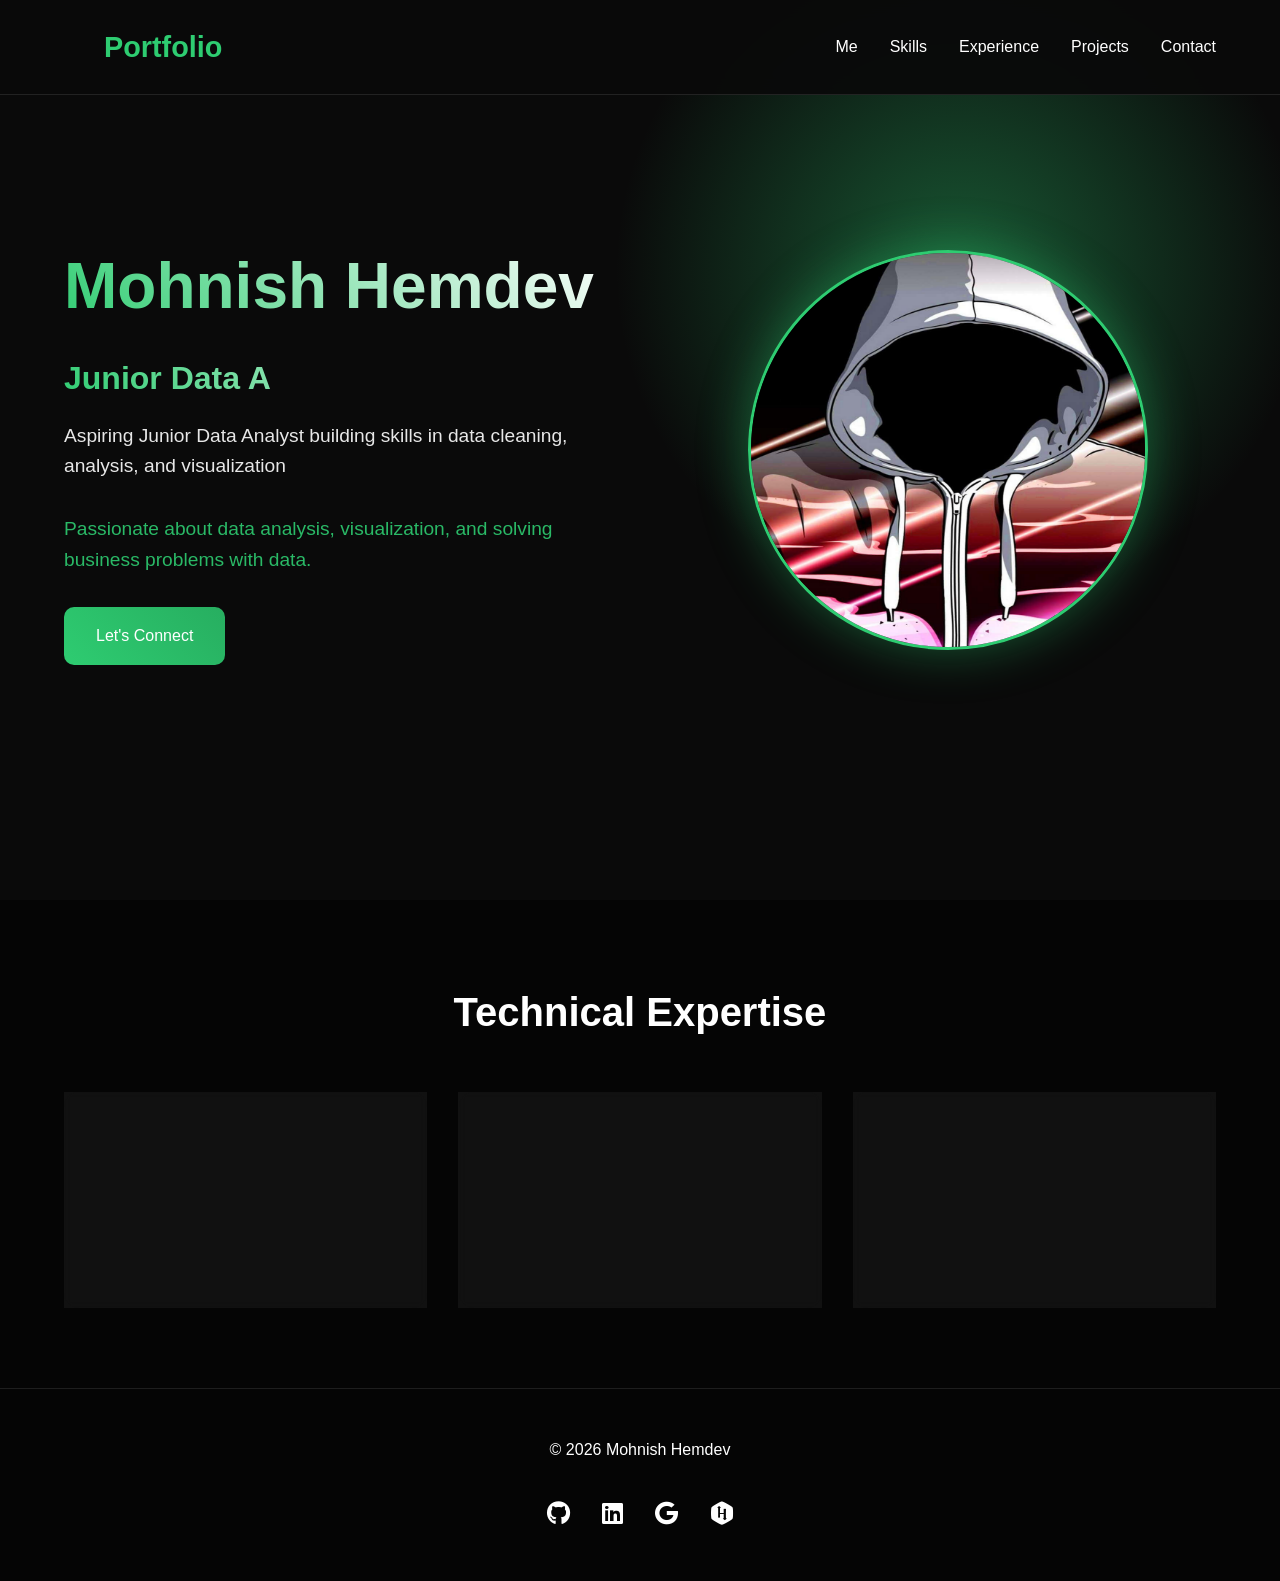
<file: index.html>
<!DOCTYPE html>
<html lang="en">

<head>
    <meta charset="UTF-8">
    <meta name="viewport" content="width=device-width, initial-scale=1.0">
    <title>Mohnish Portafolio</title>

    <!-- Font Awesome -->
    <link rel="stylesheet"
        href="https://cdnjs.cloudflare.com/ajax/libs/font-awesome/6.7.2/css/all.min.css"
        crossorigin="anonymous"
        referrerpolicy="no-referrer" />

    <!-- CSS -->
    <link rel="stylesheet" href="styles.css">
</head>

<body>

    <!-- Navigation -->
    <nav class="navbar">
        <a href="#home" class="logo">Portfolio</a>

        <ul class="nav-links">
            <li><a href="#home">Me</a></li>
            <li><a href="#skills">Skills</a></li>
            <li><a href="experience.html">Experience</a></li>
            <li><a
                href="https://github.com/MohnishSW"
                target="_blank"
                rel="noopener noreferrer"
                >Projects
            </a></li>

            
            <li><a
                href="https://www.linkedin.com/in/mohnish-hemdev-469506328/"
                target="_blank"
                rel="noopener noreferrer"
                >Contact
            </a></li>
            
        </ul>
    </nav>

    <!-- Hero -->
    <section id="home" class="hero">
        <div class="hero-content">
            <h1>Mohnish Hemdev</h1>

            <h2>Junior Data Analyst</h2>

            <p>Aspiring Junior Data Analyst building skills in data cleaning, analysis, and visualization</p>

            <p class="highlight">
                Passionate about data analysis, visualization, and solving business problems with data.
            </p>

            <a href="https://www.linkedin.com/in/mohnish-hemdev-469506328/" target="_blank" rel="noopener noreferrer" class="cta-button">Let's Connect</a>
        </div>

        <div class="hero-image">
            <img src="profile-img.jpg" alt="Profile" class="profile-img">
        </div>
    </section>

    <!-- Skills -->
    <section id="skills" class="skills">
        <h2>Technical Expertise</h2>

        <div class="skills-grid">

            <div class="skill-card">
                <i class="fas fa-chart-line"></i>
                <h3>Data Analysis</h3>
                <p>Python, SQL, Excel</p>
            </div>

            <div class="skill-card">
                <i class="fas fa-chart-bar"></i>
                <h3>Data Visualization</h3>
                <p>Power Bi, Excel, Dashboards, Reporting</p>
            </div>

            <div class="skill-card">
                <i class="fas fa-database"></i>
                <h3>Data Handling</h3>
                <p>SQL Queries, Data Cleaning, Data Transformation</p>
            </div>

        </div>
    </section>

    <!-- Footer -->
    <footer>
        <p>© 2026 Mohnish Hemdev</p>

        <div class="social-links">
            <a href="https://github.com/MohnishSW"><i class="fab fa-github"></i></a>
            <a href="https://www.linkedin.com/in/mohnish-hemdev-469506328/"><i class="fab fa-linkedin"></i></a>
            <a href="https://drive.google.com/drive/folders/1Fkddpi0dW3HGBWgTdDFiCLzQg1VJCSIm?usp=drive_link"><i class="fab fa-google"></i></a>
            <a href="https://www.hackerrank.com/profile/mohnish_hemdev2"><i class="fab fa-hackerrank"></i></a>
        </div>
    </footer>

    <script src="script.js"></script>

</body>

</html>
</file>
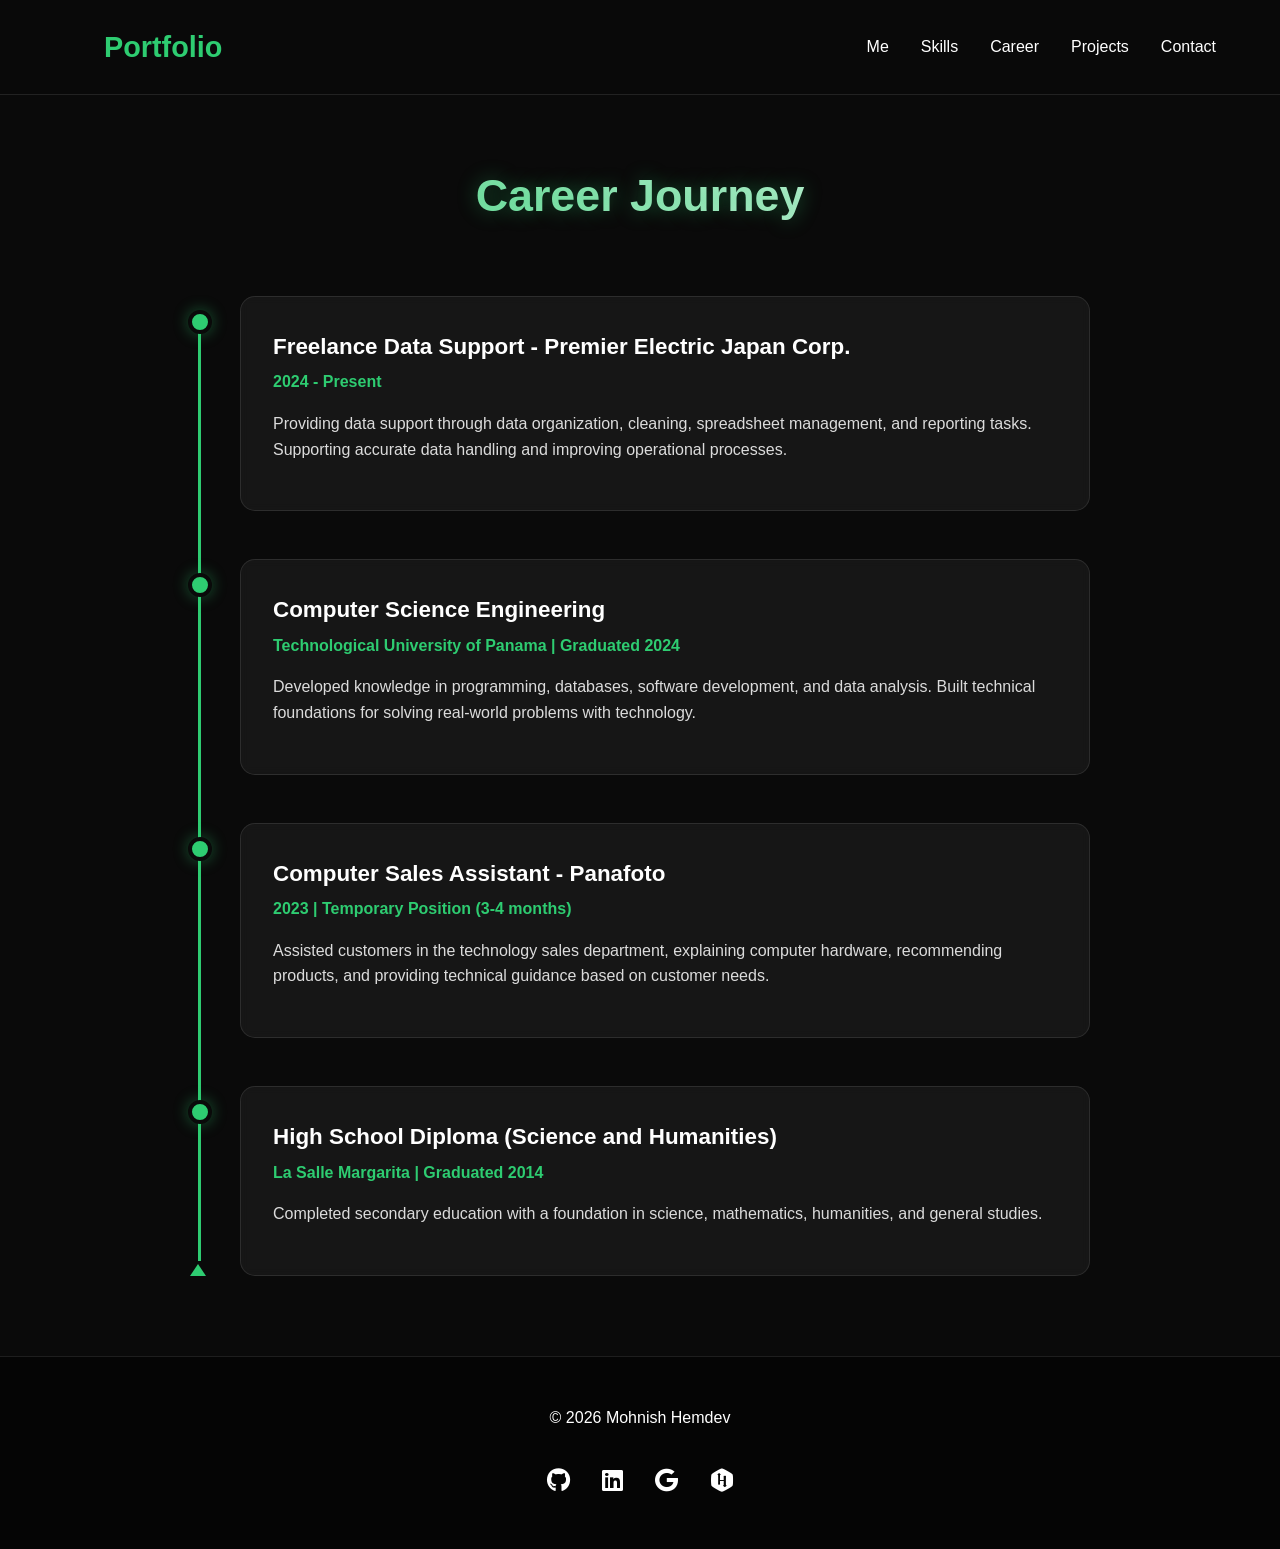
<file: experience.html>
<!DOCTYPE html>
<html lang="en">

<head>
    <meta charset="UTF-8">
    <meta name="viewport" content="width=device-width, initial-scale=1.0">

    <title>Career Journey | Mohnish Hemdev</title>

    <!-- Font Awesome -->
    <link rel="stylesheet"
        href="https://cdnjs.cloudflare.com/ajax/libs/font-awesome/6.7.2/css/all.min.css"
        crossorigin="anonymous"
        referrerpolicy="no-referrer" />

    <!-- CSS -->
    <link rel="stylesheet" href="styles.css">

</head>


<body>


    <!-- Navigation -->
    <nav class="navbar">

        <a href="index.html" class="logo">Portfolio</a>


        <ul class="nav-links">

            <li>
                <a href="index.html#home">Me</a>
            </li>


            <li>
                <a href="index.html#skills">Skills</a>
            </li>


            <li>
                <a href="experience.html">Career</a>
            </li>


            <li>
                <a href="https://github.com/MohnishSW"
                target="_blank"
                rel="noopener noreferrer">
                Projects
                </a>
            </li>


            <li>
                <a href="https://www.linkedin.com/in/mohnish-hemdev-469506328/"
                target="_blank"
                rel="noopener noreferrer">
                Contact
                </a>
            </li>


        </ul>

    </nav>



    <!-- Career Journey -->

    <section class="experience">


        <h2>Career Journey</h2>



        <div class="timeline">



            <!-- Freelance -->

            <div class="timeline-item">


                <div class="circle"></div>


                <div class="content">


                    <h3>
                        Freelance Data Support - Premier Electric Japan Corp.
                    </h3>


                    <span>
                        2024 - Present
                    </span>


                    <p>
                        Providing data support through data organization,
                        cleaning, spreadsheet management, and reporting tasks.
                        Supporting accurate data handling and improving
                        operational processes.
                    </p>


                </div>


            </div>




            <!-- University -->

            <div class="timeline-item">


                <div class="circle"></div>


                <div class="content">


                    <h3>
                        Computer Science Engineering
                    </h3>


                    <span>
                        Technological University of Panama | Graduated 2024
                    </span>


                    <p>
                        Developed knowledge in programming, databases,
                        software development, and data analysis.
                        Built technical foundations for solving
                        real-world problems with technology.
                    </p>


                </div>


            </div>




            <!-- Panafoto -->

            <div class="timeline-item">


                <div class="circle"></div>


                <div class="content">


                    <h3>
                        Computer Sales Assistant - Panafoto
                    </h3>


                    <span>
                        2023 | Temporary Position (3-4 months)
                    </span>


                    <p>
                        Assisted customers in the technology sales department,
                        explaining computer hardware, recommending products,
                        and providing technical guidance based on customer needs.
                    </p>


                </div>


            </div>




            <!-- School -->

            <div class="timeline-item">


                <div class="circle"></div>


                <div class="content">


                    <h3>
                        High School Diploma (Science and Humanities)
                    </h3>


                    <span>
                        La Salle Margarita | Graduated 2014
                    </span>


                    <p>
                        Completed secondary education with a foundation
                        in science, mathematics, humanities, and general studies.
                    </p>


                </div>


            </div>



        </div>


    </section>





    <!-- Footer -->

    <footer>


        <p>
            © 2026 Mohnish Hemdev
        </p>



        <div class="social-links">


            <a href="https://github.com/MohnishSW">
                <i class="fab fa-github"></i>
            </a>



            <a href="https://www.linkedin.com/in/mohnish-hemdev-469506328/">
                <i class="fab fa-linkedin"></i>
            </a>



            <a href="https://drive.google.com/drive/folders/1Fkddpi0dW3HGBWgTdDFiCLzQg1VJCSIm">
                <i class="fab fa-google"></i>
            </a>



            <a href="https://www.hackerrank.com/profile/mohnish_hemdev2">
                <i class="fab fa-hackerrank"></i>
            </a>



        </div>


    </footer>



</body>

</html>
</file>
<file: styles.css>
/* ===============================
   Reset
================================= */

*{
    margin:0;
    padding:0;
    box-sizing:border-box;
    font-family:'Segoe UI',sans-serif;
}

/* ===============================
   Variables
================================= */

:root{
    --dark-bg:#0a0a0a;
    --darker-bg:#050505;
    --accent:#2ecc71;
    --accent-glow:rgba(46,204,113,0.4);
    --text:#ffffff;
}

/* ===============================
   Body
================================= */

body{
    background-color:var(--dark-bg);
    color:var(--text);
    line-height:1.6;
    overflow-x:hidden;
}

/* ===============================
   Navigation
================================= */

.navbar{
    position:fixed;
    top:0;
    width:100%;
    padding:1.5rem 5%;
    display:flex;
    justify-content:space-between;
    align-items:center;
    background:rgba(10,10,10,.95);
    backdrop-filter:blur(10px);
    border-bottom:1px solid rgba(255,255,255,.1);
    z-index:1000;
    animation:navDrop .8s ease;
}

@keyframes navDrop{

    from{
        opacity:0;
        transform:translateY(-30px);
    }

    to{
        opacity:1;
        transform:translateY(0);
    }

}

.logo{
    font-size:1.8rem;
    font-weight:700;
    color:var(--accent);
    text-decoration:none;
    padding-left:2.5rem;
}

.nav-links{
    display:flex;
    gap:2rem;
    list-style:none;
}

.nav-links a{
    color:var(--text);
    text-decoration:none;
    font-weight:500;
    transition:.3s;
    position:relative;
}

.nav-links a::after{
    content:"";
    position:absolute;
    left:0;
    bottom:-5px;
    width:0;
    height:2px;
    background:var(--accent);
    transition:.3s;
}

.nav-links a:hover::after{
    width:100%;
}

/* ===============================
   Hero
================================= */

.hero{
    min-height:100vh;
    display:flex;
    align-items:center;
    padding:12% 5%;
    background:radial-gradient(circle at 75% 30%,var(--accent-glow) 0%,transparent 30%);
}

.hero-content{
    flex:1;
    padding-right:5rem;
    animation:slideLeft 1s ease forwards;
}

.hero-image{
    flex:1;
    display:flex;
    justify-content:center;
    animation:slideRight 1s ease forwards;
}

@keyframes slideLeft{

    from{
        opacity:0;
        transform:translateX(-60px);
    }

    to{
        opacity:1;
        transform:translateX(0);
    }

}


@keyframes slideRight{

    from{
        opacity:0;
        transform:translateX(60px);
    }

    to{
        opacity:1;
        transform:translateX(0);
    }

}



.profile-img{
    width:400px;
    height:400px;
    object-fit:cover;
    border-radius:50%;
    border:3px solid var(--accent);
    box-shadow:0 0 50px var(--accent-glow);
    animation:float 3s ease-in-out infinite;
}

@keyframes float{
    0%,100%{
        transform:translateY(0);
    }
    50%{
        transform:translateY(-20px);
    }
}

.hero h1{
    font-size:4rem;
    margin-bottom:1rem;
    background:linear-gradient(45deg,var(--accent),#fff);
    background-clip:text;
    -webkit-background-clip:text;
    -webkit-text-fill-color:transparent;
}

.hero h2{
    font-size:2rem;
    margin-bottom:1rem;
    background:linear-gradient(45deg,var(--accent),#fff);
    background-clip:text;
    -webkit-background-clip:text;
    -webkit-text-fill-color:transparent;
}

.hero p{
    font-size:1.2rem;
    max-width:600px;
    margin-bottom:2rem;
    opacity:.9;
}

.highlight{
    color:var(--accent);
}

.cta-button{
    display:inline-block;
    padding:1rem 2rem;
    border-radius:10px;
    background:linear-gradient(45deg,var(--accent),#27ae60);
    color:white;
    text-decoration:none;
    transition:.3s;
}

.cta-button:hover{
    transform:translateY(-3px);
    box-shadow:0 10px 25px var(--accent-glow);
}

/* ===============================
   Skills
================================= */

.skills{
    padding:5rem 5%;
    background:var(--darker-bg);
}

.skills h2{
    text-align:center;
    font-size:2.5rem;
}

.skills-grid{
    margin-top:3rem;
    display:grid;
    grid-template-columns:repeat(auto-fit,minmax(260px,1fr));
    gap:2rem;
}

.skill-card{
    padding:2rem;
    border-radius:15px;
    background:rgba(255,255,255,.05);
    border:1px solid rgba(255,255,255,.1);
    backdrop-filter:blur(5px);
    transition:.4s ease;
}

.skill-card:hover{
    transform:translateY(-10px);
    border-color:var(--accent);
    box-shadow:0 10px 30px var(--accent-glow);
}

.skill-card i{
    font-size:2.5rem;
    color:var(--accent);
    margin-bottom:1rem;
}

.skill-card h3{
    margin-bottom:.8rem;
}

.skill-card p{
    color:rgba(255,255,255,.8);
}
/* ===============================
   Experience
================================= */

.experience{
    padding:5rem 5%;
    background:var(--dark-bg);
}

.experience h2{
    text-align:center;
    font-size:2.5rem;
    margin-bottom:3rem;
}

.timeline{
    position:relative;
    max-width:900px;
    margin:0 auto;
    padding-left:50px;
}

.timeline::before{
    content:"";
    position:absolute;
    left:8px;
    top:15px;
    bottom:15px;
    width:3px;
    background:var(--accent);
}


.circle{
    position:absolute;
    left:-52px;
    top:14px;
    width:24px;
    height:24px;
    border-radius:50%;
    background:var(--accent);
    border:4px solid var(--dark-bg);
    box-shadow:0 0 15px var(--accent-glow);
    transition:.3s ease;
}

.circle:hover{

    background:red;
    box-shadow:0 0 30px red;
    transform:scale(1.3);

}

.timeline-item{
    position:relative;
    margin-bottom:3rem;
}

.timeline-item:hover .circle{
    background:red;
    box-shadow:0 0 25px red;
    transform:scale(1.3);
}

.timeline-item:last-child{
    margin-bottom:0;
}

.timeline::after{
    content:"";
    position:absolute;
    left:0;
    bottom:0;
    width:0;
    height:0;
    border-left:8px solid transparent;
    border-right:8px solid transparent;
    border-bottom:12px solid var(--accent);
}

.content{
    background:rgba(255,255,255,.05);
    border:1px solid rgba(255,255,255,.1);
    border-radius:15px;
    backdrop-filter:blur(5px);
    padding:2rem;
    transition:.4s ease;
}

.content:hover{
    transform:translateY(-8px);
    border-color:var(--accent);
    box-shadow:0 10px 30px var(--accent-glow);
}

.content h3{
    font-size:1.4rem;
    margin-bottom:.3rem;
}

.content span{
    display:block;
    color:var(--accent);
    font-weight:600;
    margin-bottom:1rem;
}

.content p{
    color:rgba(255,255,255,.85);
    margin-bottom:1rem;
}

.content ul{
    padding-left:1.3rem;
}

.content li{
    margin-bottom:.6rem;
    color:rgba(255,255,255,.85);
}

.content li::marker{
    color:var(--accent);
}

/* ===============================
   Footer
================================= */

footer{
    background:var(--darker-bg);
    padding:3rem 5%;
    text-align:center;
    border-top:1px solid rgba(255,255,255,.1);
}

.social-links{
    margin-top:2rem;
    display:flex;
    justify-content:center;
    gap:2rem;
}

.social-links a{
    color:var(--text);
    font-size:1.5rem;
    transition:.3s;
}

.social-links a:hover{
    color:var(--accent);
    transform:translateY(-5px);
}

/* ===============================
   Responsive
================================= */

@media (max-width:768px){

    .hero{
        flex-direction:column;
        text-align:center;
        padding-top:8rem;
    }

    .hero-content{
        padding-right:0;
        margin-bottom:3rem;
    }

    .profile-img{
        width:280px;
        height:280px;
    }

    .nav-links{
        display:flex;
        flex-wrap:wrap;
        justify-content:center;
        gap:1rem;
    }

    .navbar{
        flex-direction:column;
        padding:1rem 5%;
    }

    .logo{
        padding-left:0;
    }

    .logo{
        font-size:1.5rem;
        padding-left:2rem;
    }


    .timeline{
        padding-left:45px;
    }

    .timeline::before{
        left:8px;
    }

    .circle{
        left:-46px;
        top:14px;
        width:22px;
        height:22px;
    }


    .content{
        margin-left:0;
    }

    

    .content{
        padding:1.5rem;
    }

    .hero h1{
        font-size:3rem;
    }

    .hero h2{
        font-size:1.6rem;
    }

    .skills h2,
    .experience h2{
        font-size:2rem;
    }

}

/* ===============================
   Experience
================================= */

.experience{
    padding:10rem 5% 5rem; /* more space below navbar */
    background:var(--dark-bg);
}


.experience h2{
    text-align:center;
    font-size:2.8rem;
    margin-bottom:4rem;

    background:linear-gradient(45deg,var(--accent),#fff);
    background-clip:text;
    -webkit-background-clip:text;
    -webkit-text-fill-color:transparent;

    text-shadow:0 0 20px var(--accent-glow);
}

.experience h2{
    text-align:center;
    font-size:2.8rem;
    margin-bottom:4rem;

    background:linear-gradient(45deg,var(--accent),#fff);
    background-clip:text;
    -webkit-background-clip:text;
    -webkit-text-fill-color:transparent;

    text-shadow:0 0 20px var(--accent-glow);

    animation:experienceTitle 1s ease forwards;
}


@keyframes experienceTitle{

    from{
        opacity:0;
        transform:translateY(-40px);
        filter:blur(5px);
    }

    to{
        opacity:1;
        transform:translateY(0);
        filter:blur(0);
    }

}
</file>
